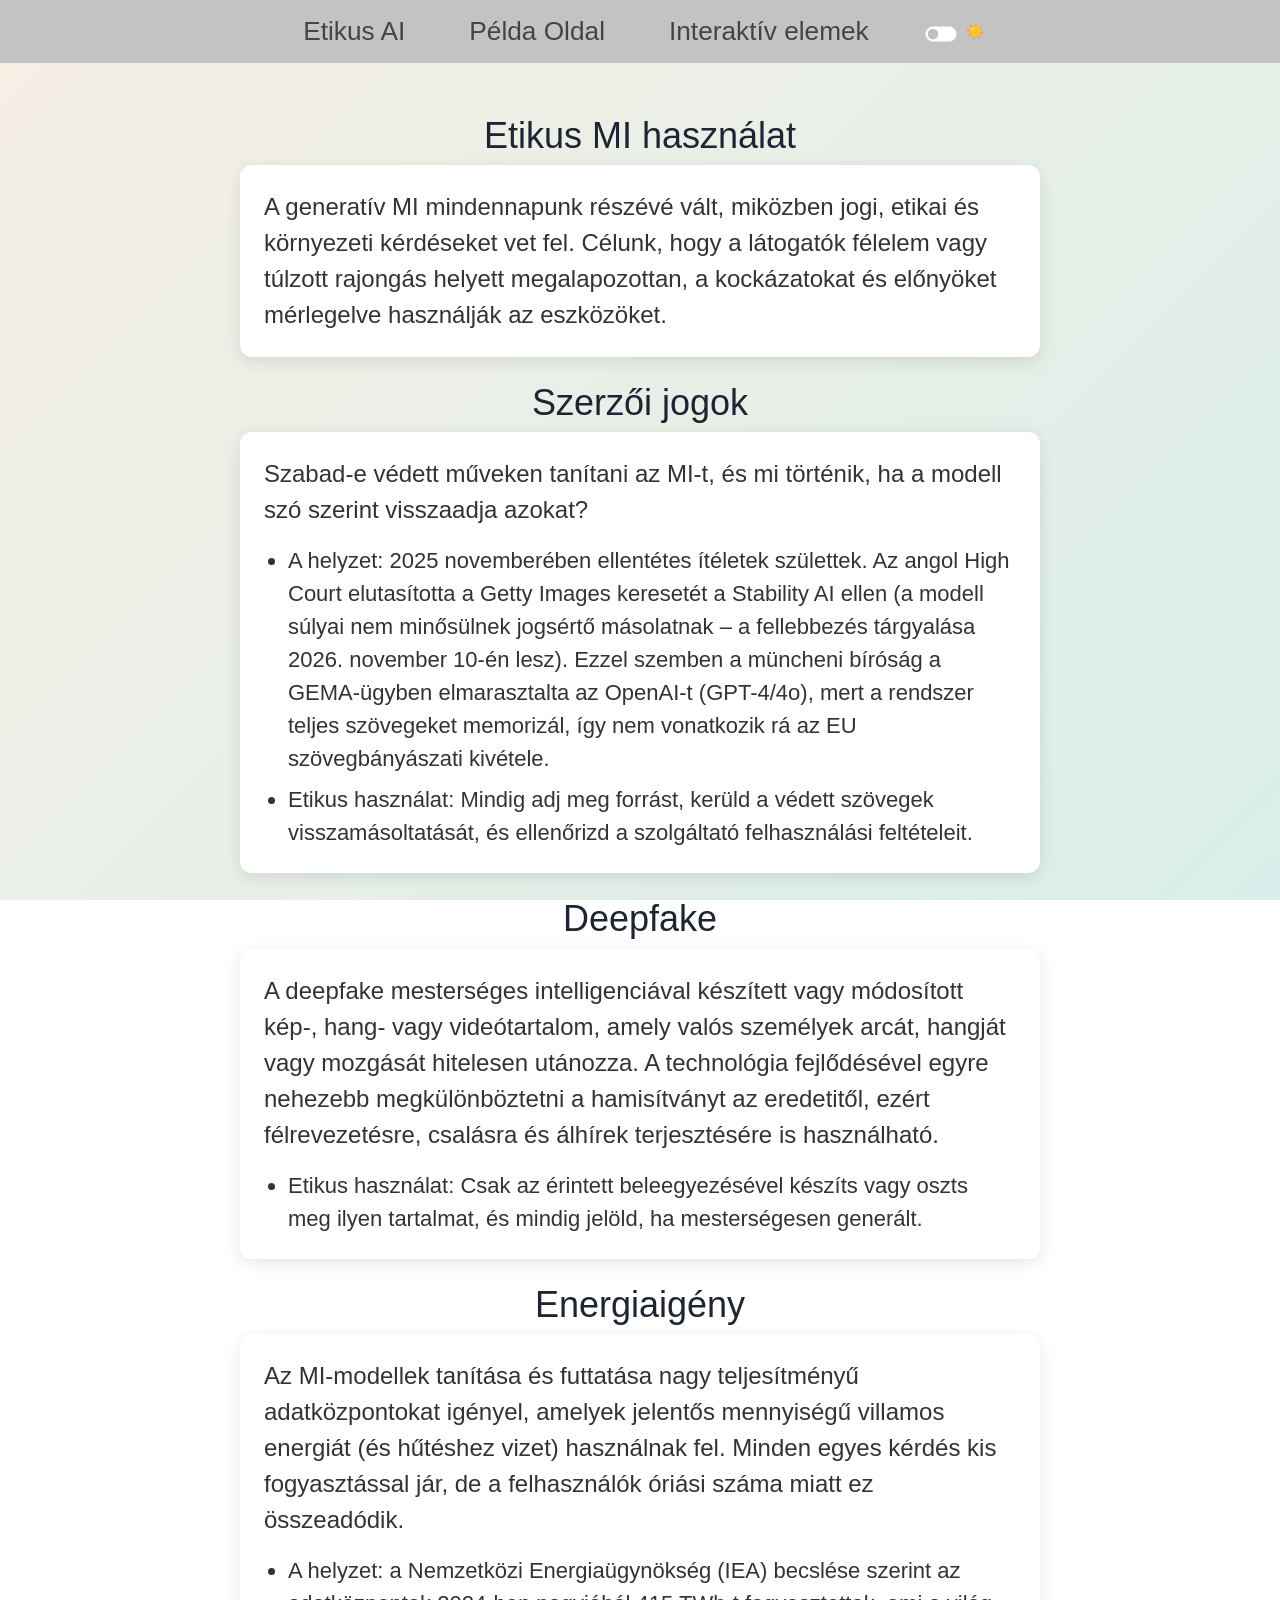
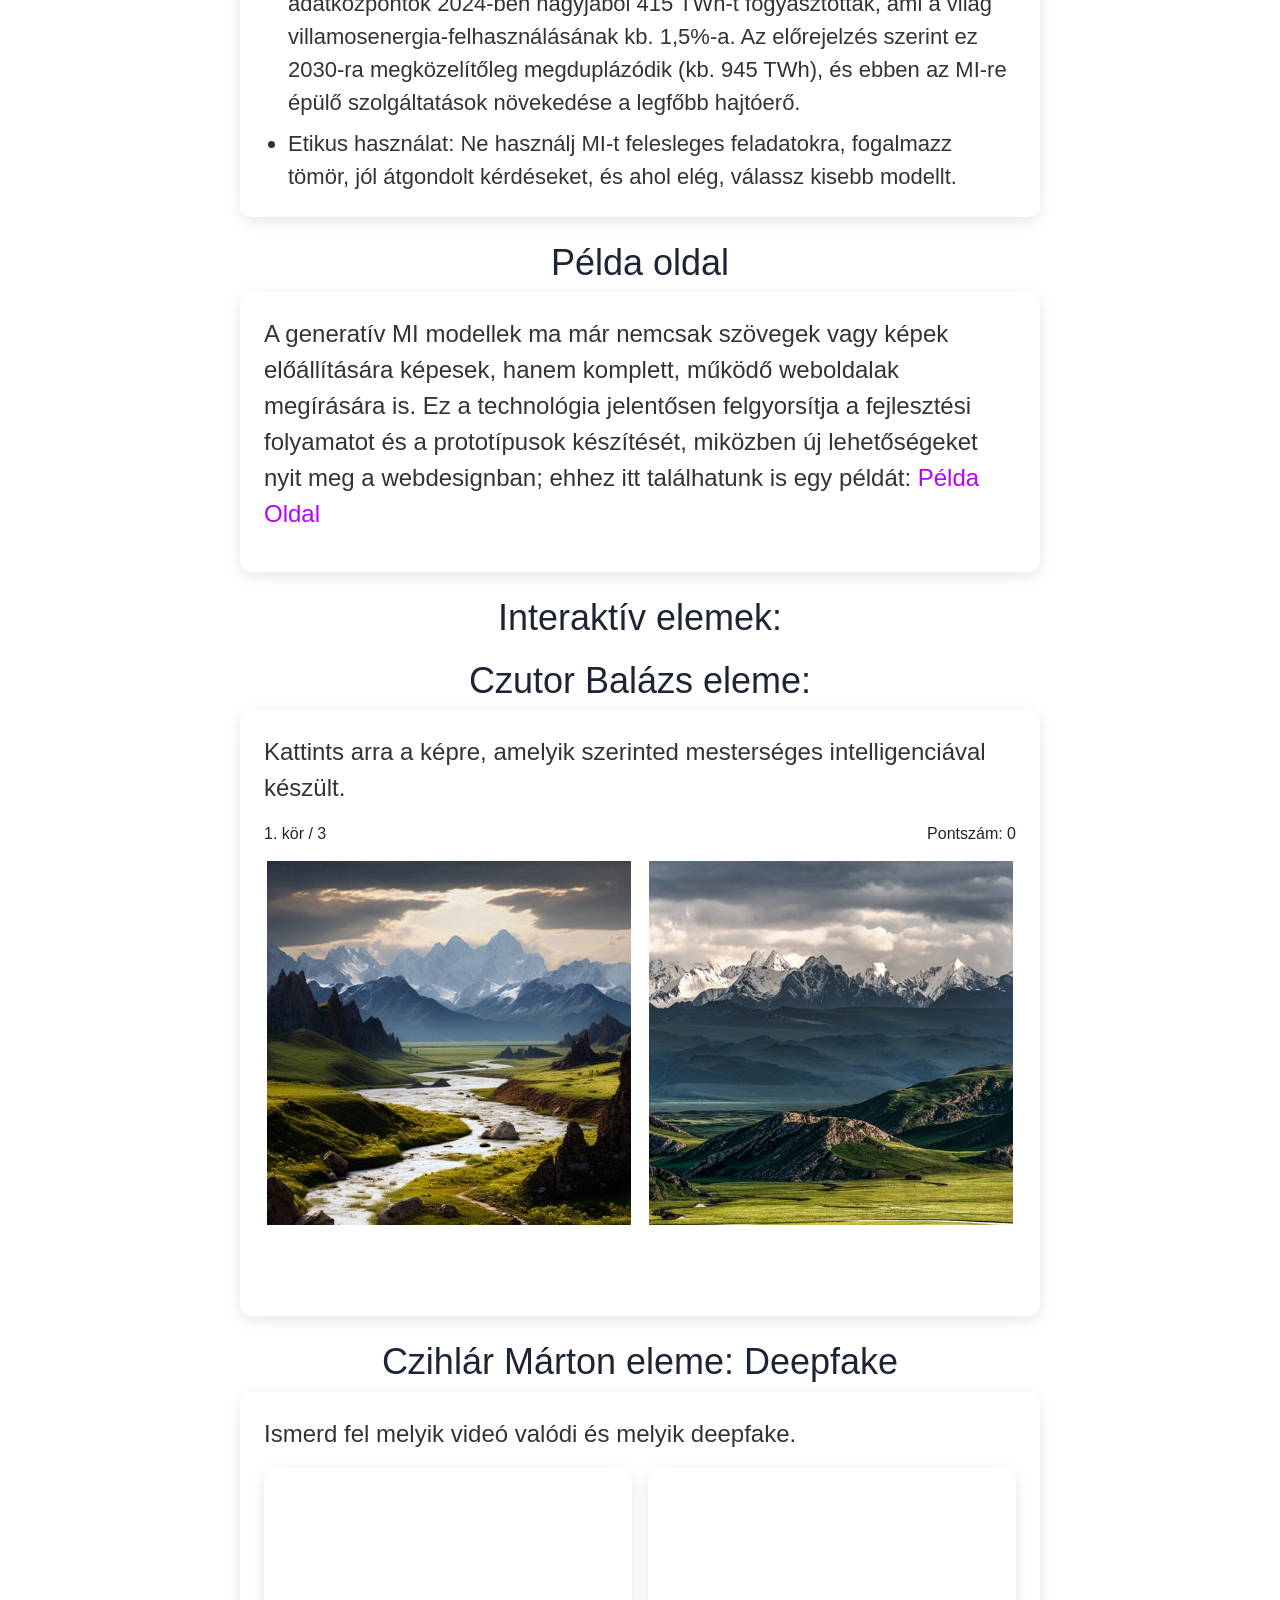
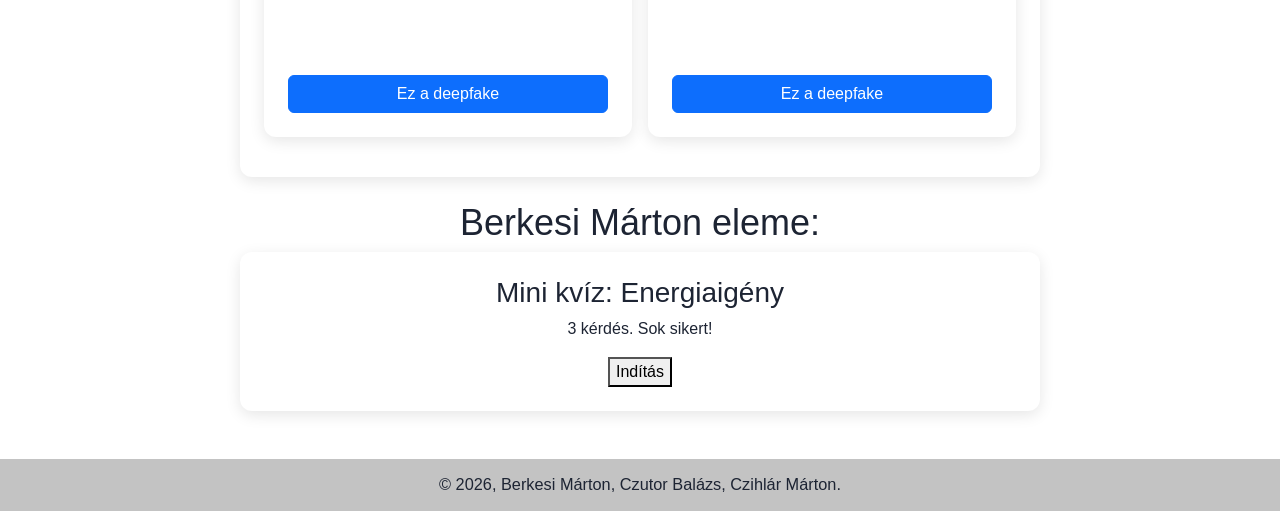
<file: index.html>
<!doctype html>
<html lang="hu">
  <head>
    <meta charset="UTF-8" />
    <meta name="viewport" content="width=device-width, initial-scale=1.0" />
    <title>Etikus MI használat</title>
    <link rel="icon" type="image/png" href="images/irobot2.png" />
    <script>
      (function () {
      var t = 'light';
      try { t = localStorage.getItem('tema') || (window.matchMedia('(prefers-color-scheme: dark)').matches ? 'dark' : 'light'); } catch (e) {}
      document.documentElement.setAttribute('data-bs-theme', t);
      })();
    </script>
    <link href="https://cdn.jsdelivr.net/npm/bootstrap@5.3.3/dist/css/bootstrap.min.css" rel="stylesheet">
    <link rel="stylesheet" href="style.css" />
  </head>

  <body class="d-flex flex-column min-vh-100">
    <nav class="navbar navbar-expand-md fixed-top">
      <div class="container-fluid">
        <button class="navbar-toggler" type="button"
                data-bs-toggle="collapse" data-bs-target="#menu"
                aria-controls="menu" aria-expanded="false" aria-label="Menü megnyitása">
          <span class="navbar-toggler-icon"></span>
        </button>

        <div class="collapse navbar-collapse" id="menu">
          <ul class="navbar-nav mx-auto gap-1 gap-md-4 gap-lg-5 mt-3 mt-md-0 text-center">
            <li class="nav-item"><a class="nav-link" href="#fooldal"><h1>Etikus AI</h1></a></li>
            <li class="nav-item"><a class="nav-link" href="#peldaoldal"><h1>Példa Oldal</h1></a></li>
            <li class="nav-item"><a class="nav-link" href="#interaktív-elemek"><h1>Interaktív elemek</h1></a></li>
            <li class="nav-item d-flex align-items-center justify-content-center">
              <div class="form-check form-switch m-0 d-flex align-items-center gap-2">
                <input class="form-check-input" type="checkbox" role="switch" id="temaKapcsolo" aria-label="Sötét mód">
                <label class="form-check-label" for="temaKapcsolo" id="temaIkon">☀️</label>
              </div>
            </li>
          </ul>
        </div>
      </div>
    </nav>

    <main class="flex-grow-1 container-xl px-3 px-md-4 py-3 py-md-4" id="fooldal">

      <section>
        <h2 class="cim">Etikus MI használat</h2>
        <div class="doboz p-3 p-md-4 mb-4">
          <p class="szoveg mb-0">A generatív MI mindennapunk részévé vált, miközben jogi, etikai és környezeti kérdéseket vet fel. Célunk, hogy a látogatók félelem vagy túlzott rajongás helyett megalapozottan, a kockázatokat és előnyöket mérlegelve használják az eszközöket.</p>
        </div>
      </section>

      <section>
        <h2 class="cim">Szerzői jogok</h2>
        <div class="doboz p-3 p-md-4 mb-4">
          <p class="szoveg">Szabad-e védett műveken tanítani az MI-t, és mi történik, ha a modell szó szerint visszaadja azokat?</p>
          <ul class="szovegli szoveg mb-0 ps-3 ps-md-4">
            <li class="mb-2">A helyzet: 2025 novemberében ellentétes ítéletek születtek. Az angol High Court elutasította a Getty Images keresetét a Stability AI ellen (a modell súlyai nem minősülnek jogsértő másolatnak – a fellebbezés tárgyalása 2026. november 10-én lesz). Ezzel szemben a müncheni bíróság a GEMA-ügyben elmarasztalta az OpenAI-t (GPT-4/4o), mert a rendszer teljes szövegeket memorizál, így nem vonatkozik rá az EU szövegbányászati kivétele.</li>
            <li>Etikus használat: Mindig adj meg forrást, kerüld a védett szövegek visszamásoltatását, és ellenőrizd a szolgáltató felhasználási feltételeit.</li>
          </ul>
        </div>
      </section>

      <section>
        <h2 class="cim">Deepfake</h2>
        <div class="doboz p-3 p-md-4 mb-4">
          <p class="szoveg">A deepfake mesterséges intelligenciával készített vagy módosított kép-, hang- vagy videótartalom, amely valós személyek arcát, hangját vagy mozgását hitelesen utánozza. A technológia fejlődésével egyre nehezebb megkülönböztetni a hamisítványt az eredetitől, ezért félrevezetésre, csalásra és álhírek terjesztésére is használható.</p>
          <ul class="szovegli szoveg mb-0 ps-3 ps-md-4">
            <li>Etikus használat: Csak az érintett beleegyezésével készíts vagy oszts meg ilyen tartalmat, és mindig jelöld, ha mesterségesen generált.</li>
          </ul>
        </div>
      </section>
      <section>
        <h2 class="cim">Energiaigény</h2>
        <div class="doboz p-3 p-md-4 mb-4">
          <p class="szoveg">Az MI-modellek tanítása és futtatása nagy teljesítményű adatközpontokat igényel, amelyek jelentős mennyiségű villamos energiát (és hűtéshez vizet) használnak fel. Minden egyes kérdés kis fogyasztással jár, de a felhasználók óriási száma miatt ez összeadódik.</p>
          <ul class="szovegli szoveg mb-0 ps-3 ps-md-4">
            <li class="mb-2">A helyzet: a Nemzetközi Energiaügynökség (IEA) becslése szerint az adatközpontok 2024-ben nagyjából 415 TWh-t fogyasztottak, ami a világ villamosenergia-felhasználásának kb. 1,5%-a. Az előrejelzés szerint ez 2030-ra megközelítőleg megduplázódik (kb. 945 TWh), és ebben az MI-re épülő szolgáltatások növekedése a legfőbb hajtóerő.</li>
            <li>Etikus használat: Ne használj MI-t felesleges feladatokra, fogalmazz tömör, jól átgondolt kérdéseket, és ahol elég, válassz kisebb modellt.</li>
          </ul>
        </div>
      </section>

        <section>
            <h2 class="cim" id="peldaoldal">Példa oldal</h2>
            <div class="doboz p-3 p-md-4 mb-4">
            <p class="szoveg">A generatív MI modellek ma már nemcsak szövegek vagy képek előállítására képesek, hanem komplett, működő weboldalak megírására is. Ez a technológia jelentősen felgyorsítja a fejlesztési folyamatot és a prototípusok készítését, miközben új lehetőségeket nyit meg a webdesignban; ehhez itt találhatunk is egy példát: <a  href="peldaoldal.html" target ="_blank">Példa Oldal</a></p>
            </div>
        </section>
        <h2 class="cim" id="interaktív-elemek">Interaktív elemek:</h2>


        <section>
            <h2 class="cim">Czutor Balázs eleme:</h2>
            <div class="doboz p-3 p-md-4 mb-4">
            <p class="szoveg">
              Kattints arra a képre, amelyik szerinted mesterséges intelligenciával készült.
            </p>
            <div class="bar"><span id="round"></span><span id="score"></span></div>
            <div class="pair" id="pair"></div>
            <p class="msg" id="msg" role="status" aria-live="polite"></p>
            <button class="btn btn-primary next" id="next" hidden>Következő kör</button>
            <button class="btn btn-secondary again" id="again" hidden>Új játék</button>
            </div>
        </section>
        <section>


  <h2 class="cim">Czihlár Márton eleme: Deepfake</h2>
  <div class="doboz p-3 p-md-4 mb-4">
    <p class="szoveg">Ismerd fel melyik videó valódi és melyik deepfake.</p>

    <div class="row g-3">
      <div class="col-12 col-md-6">
        <div class="doboz p-3 p-md-4 h-100">
          <video class="w-100" autoplay muted loop hidecontrols>
            <source src="videos/video1.mp4" type="video/mp4">
            A böngésződ nem támogatja a videó lejátszását.
          </video>
          <button type="button" class="btn btn-primary w-100 mt-3 tipp-gomb" data-deepfake="false">
            Ez a deepfake
          </button>
        </div>
      </div>

      <div class="col-12 col-md-6">
        <div class="doboz p-3 p-md-4 h-100">
          <video class="w-100" autoplay muted loop hidecontrols>
            <source src="videos/video2.mp4" type="video/mp4">
            A böngésződ nem támogatja a videó lejátszását.
          </video>
          <button type="button" class="btn btn-primary w-100 mt-3 tipp-gomb" data-deepfake="true">
            Ez a deepfake
          </button>
        </div>
      </div>
    </div>

    <p id="eredmeny" class="szoveg fw-bold mt-3 mb-0" aria-live="polite"></p>
  </div>
</section>
<section>
            <h2 class="cim">Berkesi Márton eleme:</h2>
            <div class="doboz p-3 p-md-4 mb-4">
              <div id="kviz">
                <h3 class="kviz-cim">Mini kvíz: Energiaigény</h3>
                <div id="kviz-tartalom"></div>
              </div>
            </div>
        </section>
    </main>


    <footer class="text-center py-3 mt-auto">
      <div class="container-fluid">
        <h4 class="mb-0">&copy; 2026, Berkesi Márton, Czutor Balázs, Czihlár Márton.</h4>
      </div>
    </footer>
    <script src="https://cdn.jsdelivr.net/npm/bootstrap@5.3.3/dist/js/bootstrap.bundle.min.js"></script>
    <script src="main.js"></script>
  </body>
</html>
</file>
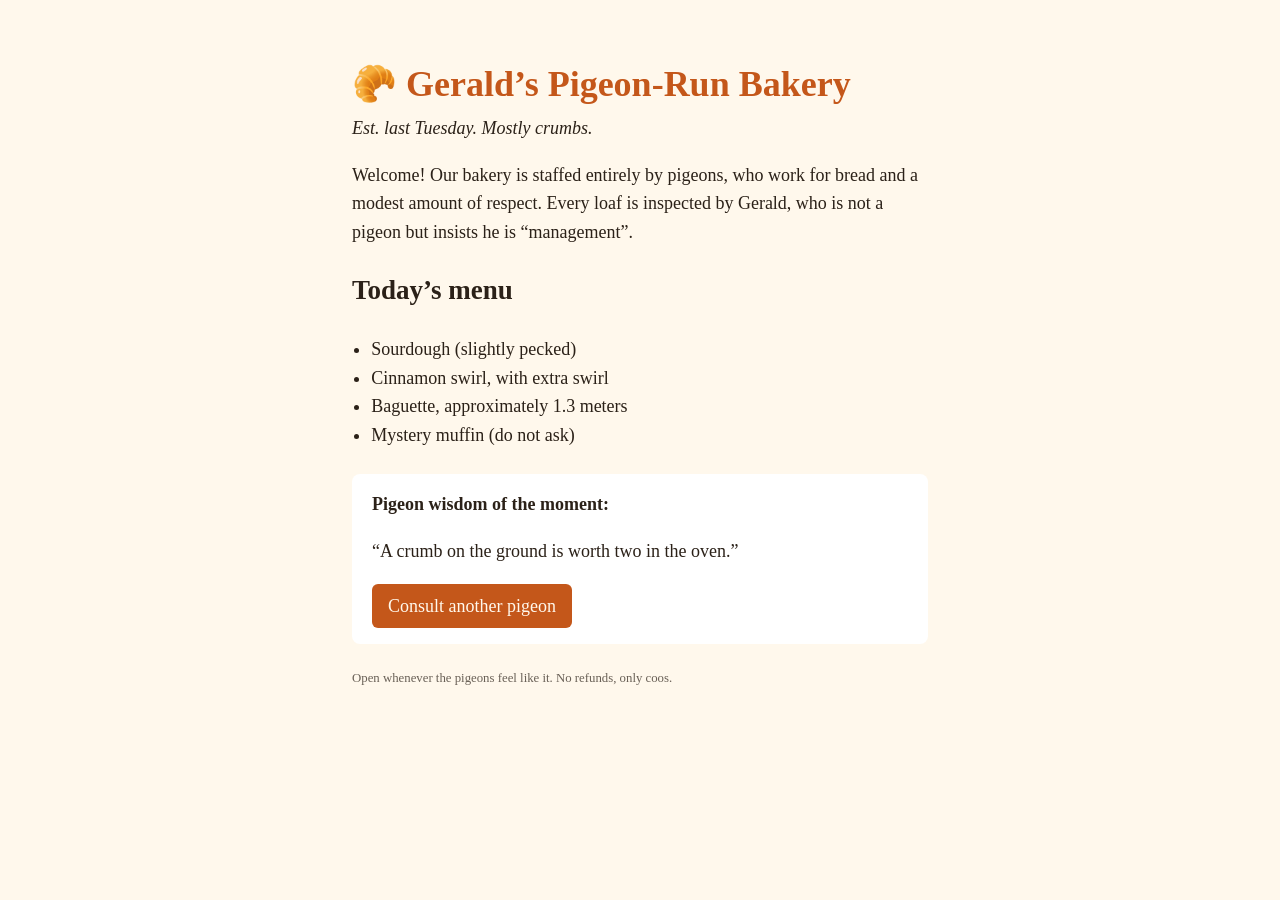
<file: peldaoldal.html>
<!doctype html>
<html lang="en">
<head>
<meta charset="UTF-8">
<meta name="viewport" content="width=device-width, initial-scale=1, viewport-fit=cover">
<title>Gerald's Pigeon-Run Bakery</title>
<style>
  :root {
    --bg: #fff8ec; --fg: #2b2118; --accent: #c4571a; --card: #ffffff;
    box-sizing: border-box;
    padding-top: env(safe-area-inset-top, 0px);
    padding-bottom: env(safe-area-inset-bottom, 0px);
  }
  @media (prefers-color-scheme: dark) {
    :root:not([data-theme="light"]) { --bg: #1e1812; --fg: #f3e8d8; --accent: #f08a4b; --card: #2a2219; }
  }
  body { margin: 0; background: var(--bg); color: var(--fg); font: 18px/1.6 Georgia, serif; }
  main { max-width: 36rem; margin: 0 auto; padding: 2rem 1.25rem; }
  h1 { color: var(--accent); margin-bottom: 0; }
  .tag { font-style: italic; margin-top: 0; }
  ul { padding-left: 1.2rem; }
  .card { background: var(--card); padding: 1rem 1.25rem; border-radius: 8px; margin: 1.5rem 0; }
  button { font: inherit; background: var(--accent); color: var(--bg); border: 0; padding: .5rem 1rem; border-radius: 6px; cursor: pointer; }
  footer { font-size: .8rem; opacity: .7; }
</style>
</head>
<body>
<main>
  <h1>🥐 Gerald’s Pigeon-Run Bakery</h1>
  <p class="tag">Est. last Tuesday. Mostly crumbs.</p>

  <p>Welcome! Our bakery is staffed entirely by pigeons, who work for bread and a modest amount of respect. Every loaf is inspected by Gerald, who is not a pigeon but insists he is “management”.</p>

  <h2>Today’s menu</h2>
  <ul>
    <li>Sourdough (slightly pecked)</li>
    <li>Cinnamon swirl, with extra swirl</li>
    <li>Baguette, approximately 1.3 meters</li>
    <li>Mystery muffin (do not ask)</li>
  </ul>

  <div class="card">
    <strong>Pigeon wisdom of the moment:</strong>
    <p id="quote">“A crumb on the ground is worth two in the oven.”</p>
    <button id="btn">Consult another pigeon</button>
  </div>

  <footer>Open whenever the pigeons feel like it. No refunds, only coos.</footer>
</main>
<script>
  const quotes = [
    "“A crumb on the ground is worth two in the oven.”",
    "“Never trust a loaf that doesn’t cool properly.”",
    "“Flap first, ask questions later.”",
    "“The early bird gets the croissant.”",
    "“Rise slowly, like good dough.”",
    "“Every statue is just a tall perch.”"
  ];
  let i = 0;
  document.getElementById("btn").addEventListener("click", () => {
    i = (i + 1) % quotes.length;
    document.getElementById("quote").textContent = quotes[i];
  });
</script>
</body>
</html>
</file>
<file: style.css>
:root {
    --bg-1: #f6efe4;
    --bg-2: #d9eeea;
    --nav-bg: rgb(195, 195, 195);
    --box-bg: #ffffff;
    --text: #333333;
    --title: #1d2433;
    --link: #b700ff;
    --box-shadow: rgba(0, 0, 0, 0.1);
}

[data-bs-theme="dark"] {
    --bg-1: #1d1a16;
    --bg-2: #10211f;
    --nav-bg: rgb(38, 40, 44);
    --box-bg: #1f2430;
    --text: #e3e6ec;
    --title: #f1f3f7;
    --link: #d98bff;
    --box-shadow: rgba(0, 0, 0, 0.5);
}
.navbar-nav .nav-link {
    position: relative;
}

.navbar-nav .nav-link::after {
    content: "";
    position: absolute;
    left: 0;
    bottom: 0;
    width: 100%;
    height: 2px;
    background-color: currentColor;
    transform: scaleX(0);
    transform-origin: left;
    transition: transform 0.3s ease;
}

.navbar-nav .nav-link:hover::after {
    transform: scaleX(1);
}

.navbar, footer {
    background-color: var(--nav-bg);
}
.navbar .nav-link h1 { 
    font-size: clamp(1.1rem, 1rem + 0.8vw, 1.75rem); 
    margin: 0; 
}
footer h4 { font-size: clamp(0.75rem, 0.7rem + 0.4vw, 1.1rem); }

body {
    background: linear-gradient(135deg, var(--bg-1), var(--bg-2));
    background-attachment: fixed;
    min-height: 100vh;
    color: var(--title);
    justify-content: center;
    align-items: center;
    font-family: 'Segoe UI', Tahoma, Geneva, Verdana, sans-serif;
    padding-top: 70px;
}

.doboz {
      background-color: var(--box-bg);
      padding: 30px;
      border-radius: 12px;
      box-shadow: 0 4px 15px var(--box-shadow);
      max-width: 800px;
      text-align: center;
      overflow-wrap: anywhere;

}

.cim {
      order: 2; 
      margin-top: 20px;
      font-size: 35px;
      color: var(--title);
      text-align: center;
      font-size: clamp(1.4rem, 1rem + 2vw, 2.25rem);
}

.szoveg {
  order: 1;
  font-size: 24px;
  color: var(--text);
  line-height: 1.5;
  text-align: left;
}

.szovegli{
      order: 1; 
      font-size: 22px;
      color: var(--text);
      line-height: 1.5;
      text-align: left;
}
footer {
  width: 100% !important;
  max-width: none !important;
  margin-left: 0 !important;
  margin-right: 0 !important;
}

.cim {
  text-align: center;
}
.doboz {
  margin-left: auto !important;
  margin-right: auto !important;
  width: 100%;
  max-width: 800px; 
}
a {
  color: var(--link);
  text-decoration: none;
}

.bar {
  display: flex;
  justify-content: space-between;
  margin-bottom: 12px;
}

.pair {
  display: grid;
  grid-template-columns: repeat(2, minmax(0, 1fr));
  gap: 12px;
}

.pick {
  position: relative;
  display: block;
  width: 100%;
  min-width: 0;
  padding: 0;
  border: 3px solid transparent;
  overflow: hidden;
  cursor: pointer;
  aspect-ratio: 1 / 1;
  background: none;
}

.pick img {
  width: 100%;
  height: 100%;
  max-width: 100%;
  object-fit: cover;
  display: block;
}
.pick .tag {
  position: absolute;
  left: 8px;
  bottom: 8px;
  padding: 4px 10px;
  display: none;
}

.revealed .pick {
  cursor: default;
}

.revealed .pick .tag {
  display: block;
}

.msg {
  min-height: 40px;
  margin: 16px 0 8px;
}

button[hidden] {
  display: none;
}

@media (max-width: 575.98px) {
  .pair {
    grid-template-columns: 1fr;
    gap: 10px;
  }
  .pick {
    aspect-ratio: 4 / 3;
  }
  .pick .tag {
    font-size: 0.85rem;
  }
}
</file>
